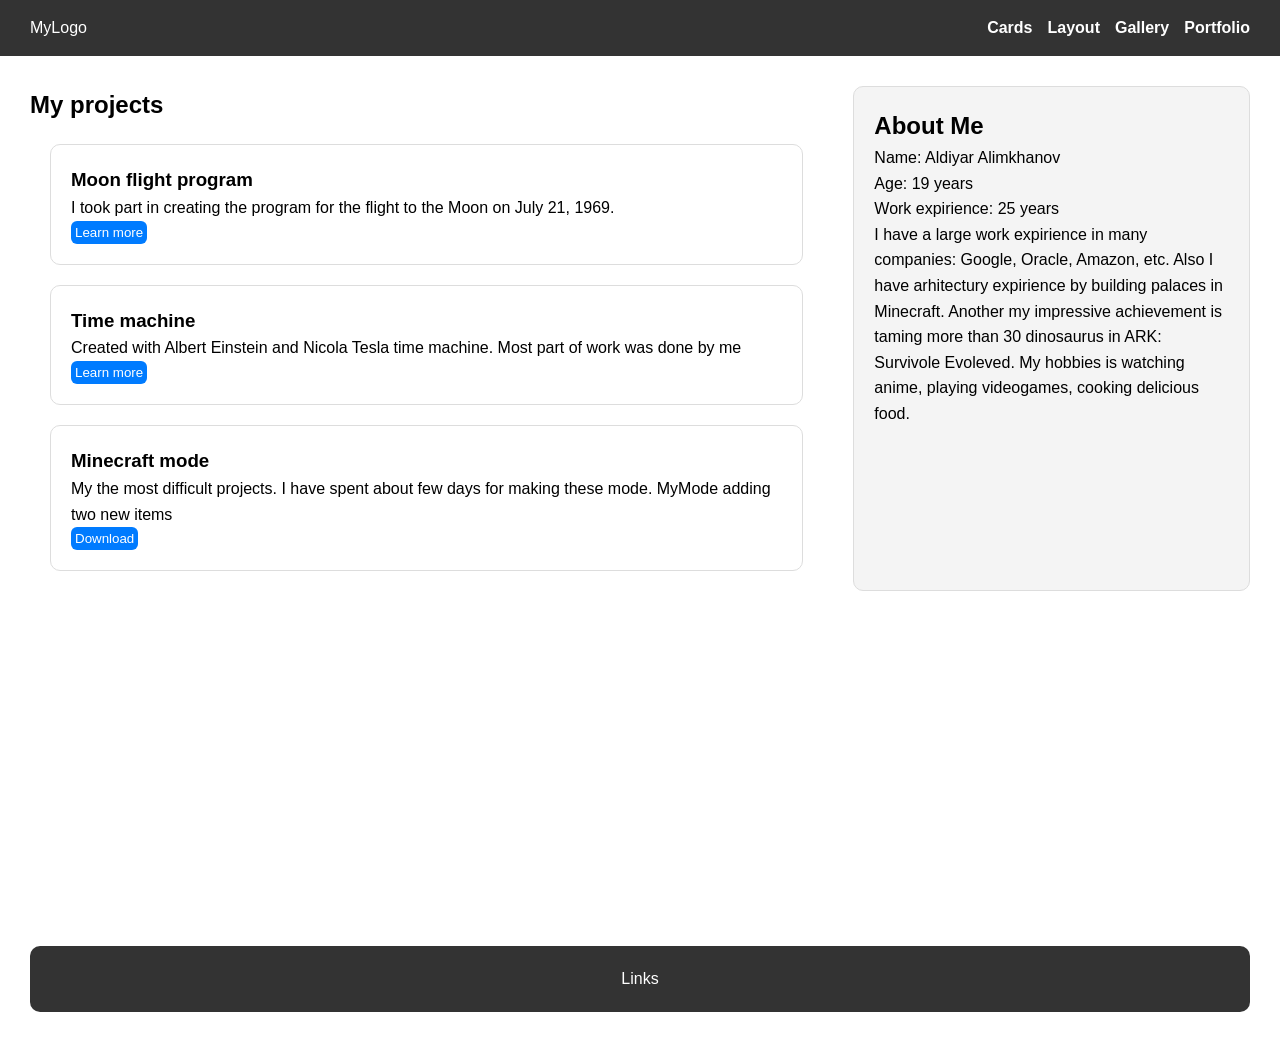
<file: portfolio.html>
<!DOCTYPE html>
<html lang="en">
<head>
    <meta charset="UTF-8">
    <meta name="viewport" content="width=device-width, initial-scale=1.0">
    <title>Portfolio</title>
    <link rel="stylesheet" href="styles.css">
</head>
<body>
    <div class="navbar">
        <div class="logo">MyLogo</div>
        <ul class="nav-links">
            <li><a href="index.html">Cards</a></li>
            <li><a href="layout.html">Layout</a></li>
            <li><a href="gallery.html">Gallery</a></li>
            <li><a href="portfolio.html">Portfolio</a></li>
        </ul>
    </div>

    <div class="portfolio-page">

        <div class="project-area">
            <h2>My projects</h2>
            <div class="project-card">
                <h3>Moon flight program</h3>
                <p>I took part in creating the program for the flight to the Moon on July 21, 1969.</p>
                <button>Learn more</button>
            </div>

            <div class="project-card">
                <h3>Time machine</h3>
                <p>Created with Albert Einstein and Nicola Tesla time machine. Most part of work was done by me </p>
                <button>Learn more</button>
            </div>

            <div class="project-card">
                <h3>Minecraft mode</h3>
                <p>My the most difficult projects. I have spent about few days for making these mode. MyMode adding two new items</p>
                <button>Download</button>
            </div>
        </div>


        <div class="sidebar-info">
            <h2>About Me</h2>
            <p>Name: Aldiyar Alimkhanov</p>
            <p>Age: 19 years</p>
            <p>Work expirience: 25 years</p>
            <p>I have a large work expirience in many companies: Google, Oracle, Amazon, etc. Also I have arhitectury expirience by building palaces in Minecraft. Another my impressive achievement is taming more than 30 dinosaurus in ARK: Survivole Evoleved. My hobbies is watching anime, playing videogames, cooking delicious food.</p>
        </div>


        <div class="page-footer">
            <p>Links</p>
        </div>
    </div>
</body>
</html>
</file>
<file: styles.css>
* {
    margin: 0;
    padding: 0;
}

body {
    font-family: Arial, sans-serif;
    line-height: 1.6;
}

.navbar {
    display: flex;
    justify-content: space-between;
    align-items: center;
    background-color: #333;
    color: white;
    padding: 15px 30px;
}

.nav-links {
    display: flex;
    gap: 15px;
    list-style: none;
}

.nav-links a {
    color: white;
    text-decoration: none;
    font-weight: bold;
}

.nav-links a:hover{
    color: gray;
}

.container {
    display: flex;
    gap: 20px;
    padding: 20px;
    flex-direction: row;
}

.card{
    display: flex;
    flex: 1;
    flex-direction: column;
    padding: 15px;
    border: 1px solid #333;
    border-radius: 6px;
    background-color: white;
}
.card img{
    list-style-type: none;
    width: 100%;
    border-radius: 4px;
    margin-bottom: 15px;
    object-fit: cover;
    height: 400px;
}

.card button{
    background-color: #007bff;
    padding: 10px 15px;
    border-radius: 6px;
    border: none;
    color: white;
    width: 100%;
}

.card button:hover{
    background: #236ebe;
}

.card:hover{
    box-shadow: rgba(75, 74, 74, 0.35) 0px 5px 15px;
}




.portfolio-page{
    display: grid;
    grid-template-columns: 2fr 1fr;
    gap: 30px;
    padding: 30px;
}

.project-card{
    display: flex;
    flex-direction: column;
    border: 1px solid #ddd;
    border-radius: 10px;
    padding: 20px;
    margin: 20px;
}

.sidebar-info{
    padding: 20px;
    background-color: #f4f4f4;
    border-radius: 10px;
    border: 1px solid #ddd;
}

.project-card button{
    background-color: #007bff;
    color: white;
    border: none;
    border-radius: 6px;
    padding: 4px;
    align-self: flex-start;
}

.project-card button:hover{
    background-color: #236ebe;
}

.page-footer{
    grid-column: span 2;
    background-color: #333;
    color: white;
    text-align: center;
    padding: 20px;
    border-radius: 10px;
    margin-top: 325px;
}
</file>
